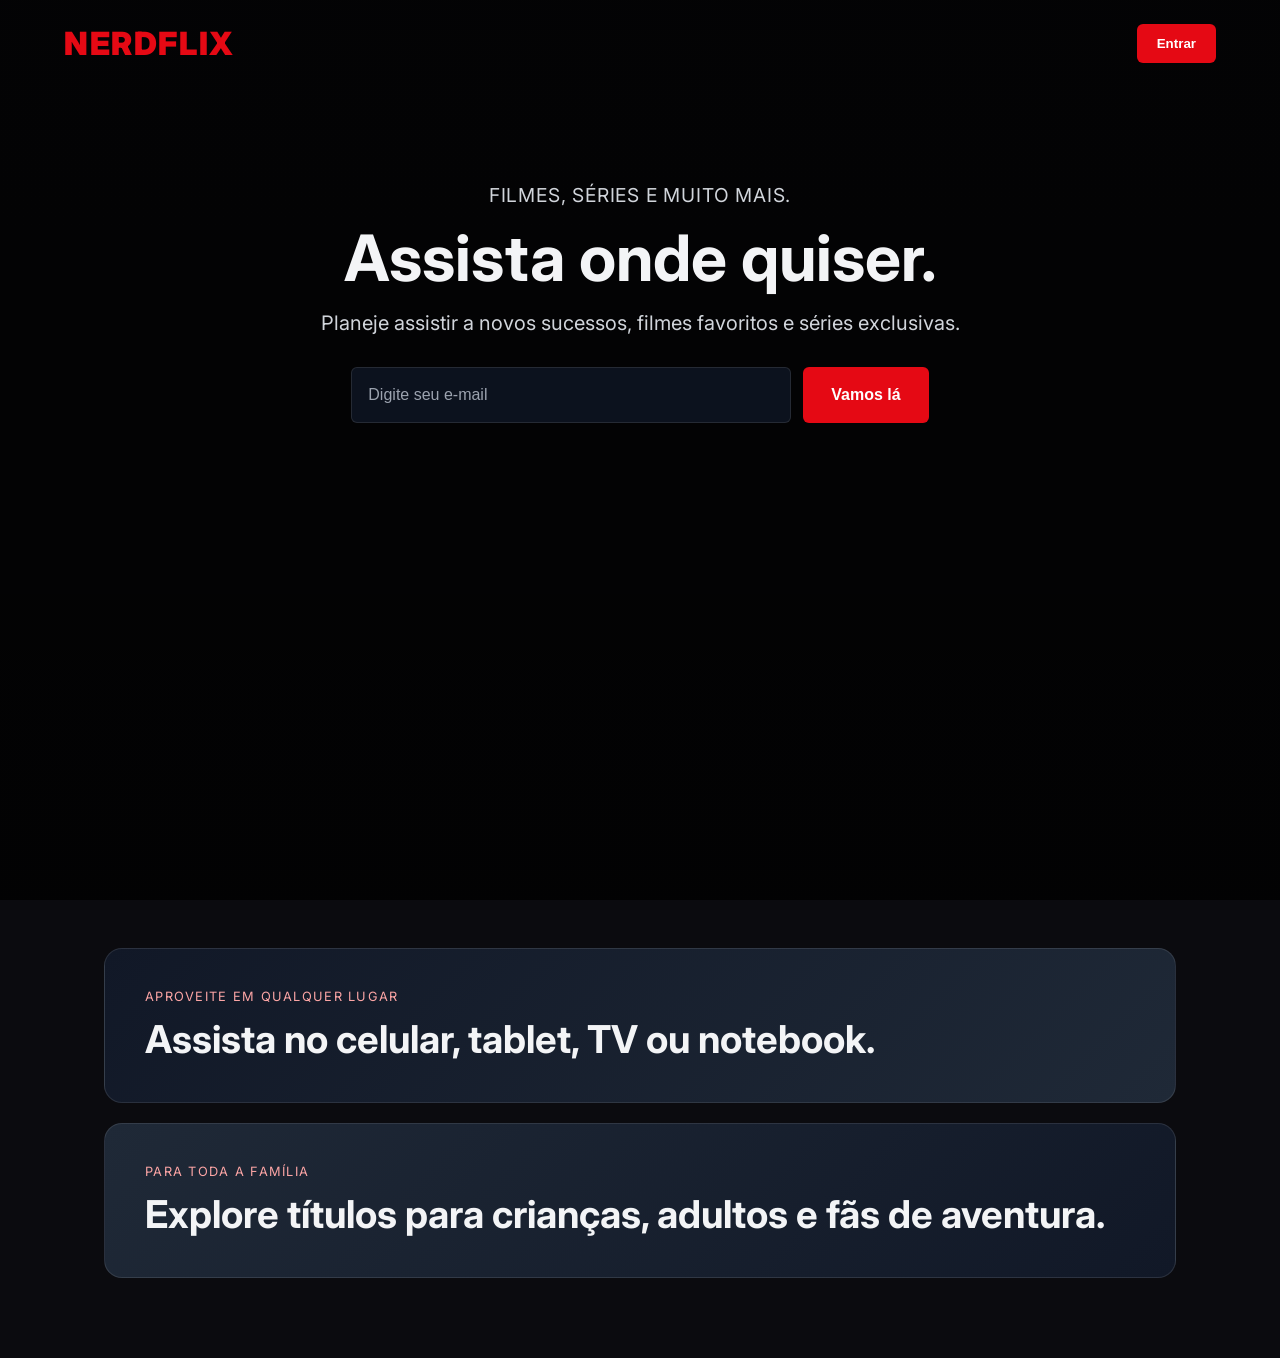
<file: index.html>
<!DOCTYPE html>
<html lang="pt-BR">
  <head>
    <meta charset="UTF-8" />
    <meta name="viewport" content="width=device-width, initial-scale=1.0" />
    <title>Nerdflix Clone</title>
    <link rel="preconnect" href="https://fonts.googleapis.com" />
    <link rel="preconnect" href="https://fonts.gstatic.com" crossorigin />
    <link href="https://fonts.googleapis.com/css2?family=Inter:wght@400;500;700;900&display=swap" rel="stylesheet" />
    <link rel="icon" type="image/x-icon" href="images/favicon.ico" />
    <link rel="stylesheet" href="styles.css" />
  </head>
  <body>
    <header class="hero">
      <nav class="navbar">
        <div class="logo">NERDFLIX</div>
        <div class="nav-actions">
          <button class="btn btn-primary">Entrar</button>
        </div>
      </nav>

      <div class="hero-content">
        <p class="eyebrow">Filmes, séries e muito mais.</p>
        <h1>Assista onde quiser.</h1>
        <p class="subtitle">
          Planeje assistir a novos sucessos, filmes favoritos e séries exclusivas.
        </p>

        <form class="signup" id="signupForm">
          <input
            type="email"
            id="emailInput"
            placeholder="Digite seu e-mail"
            aria-label="E-mail"
            autocomplete="off"
          />
          <button type="submit" class="btn btn-primary large">Vamos lá</button>
        </form>
      </div>
    </header>

    <main class="features">
      <section class="feature-card">
        <div>
          <p class="feature-label">Aproveite em qualquer lugar</p>
          <h2>Assista no celular, tablet, TV ou notebook.</h2>
        </div>
      </section>

      <section class="feature-card alt">
        <div>
          <p class="feature-label">Para toda a família</p>
          <h2>Explore títulos para crianças, adultos e fãs de aventura.</h2>
        </div>
      </section>
    </main>

    <script src="script.js"></script>
  </body>
</html>
</file>
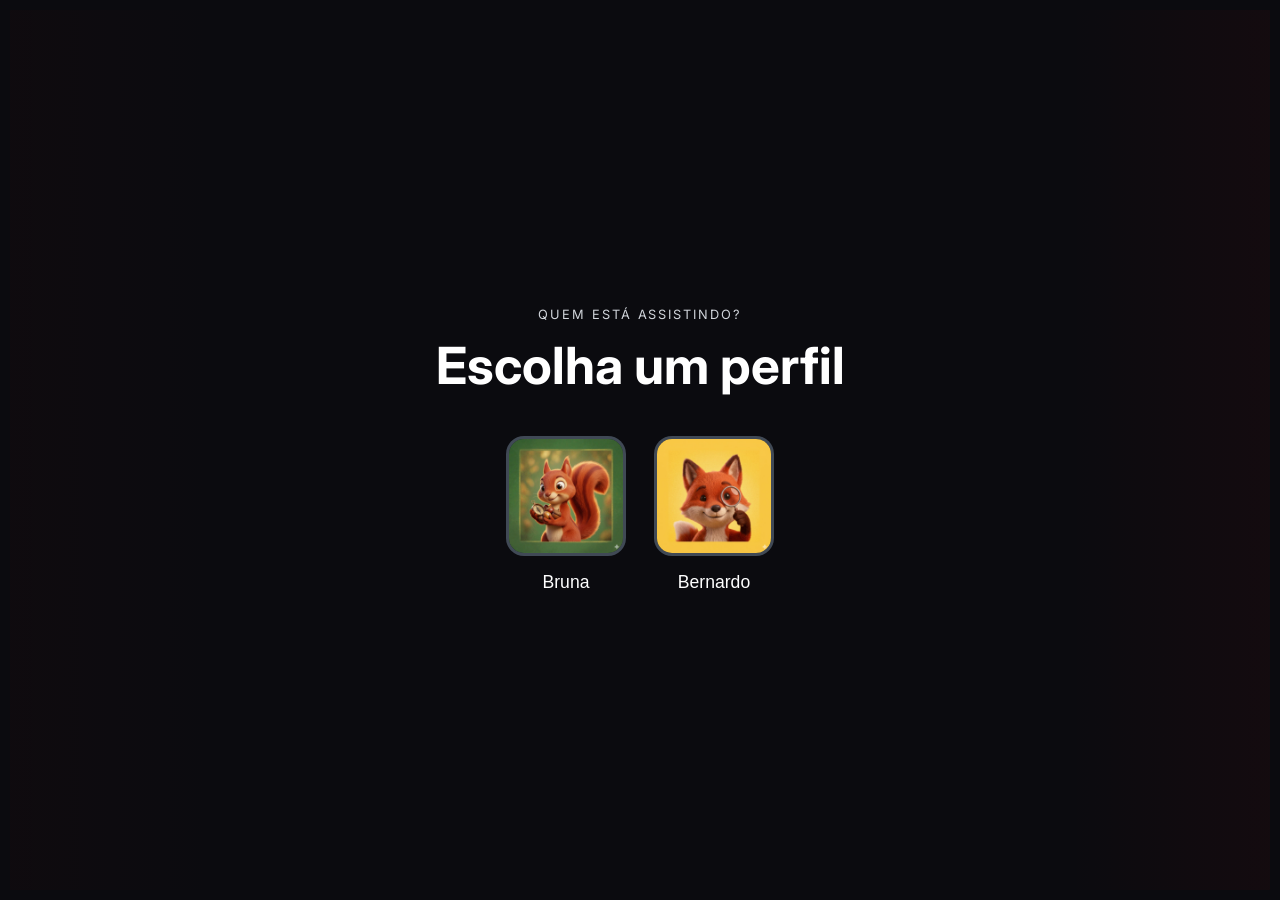
<file: profiles.html>
<!DOCTYPE html>
<html lang="pt-BR">
  <head>
    <meta charset="UTF-8" />
    <meta name="viewport" content="width=device-width, initial-scale=1.0" />
    <title>Perfis - Nerdflix</title>
    <link rel="preconnect" href="https://fonts.googleapis.com" />
    <link rel="preconnect" href="https://fonts.gstatic.com" crossorigin />
    <link href="https://fonts.googleapis.com/css2?family=Inter:wght@400;500;700;900&display=swap" rel="stylesheet" />
    <link rel="icon" type="image/x-icon" href="images/favicon.ico" />
    <link rel="stylesheet" href="styles.css" />
  </head>
  <body>
    <main class="profiles-page">
      <div class="profiles-container">
        <p class="profiles-label">Quem está assistindo?</p>
        <h1>Escolha um perfil</h1>

        <div class="profiles-grid">
          <button class="profile-card" data-name="Bruna">
            <img class="avatar profile-avatar" src="images/Perfil1.jpeg" alt="Bernardo" />
            <span>Bruna</span>
          </button>

          <button class="profile-card" data-name="Bernardo">
            <img class="avatar profile-avatar" src="images/Perfil2.jpeg" alt="Bruna" />
            <span>Bernardo</span>
          </button>
        </div>
      </div>
    </main>

    <script src="script.js"></script>
  </body>
</html>
</file>
<file: styles.css>
:root {
  --bg: #0b0b0f;
  --panel: #111827;
  --card: #1f2937;
  --text: #f3f4f6;
  --muted: #d1d5db;
  --primary: #e50914;
  --primary-dark: #b20710;
  --border: rgba(255, 255, 255, 0.1);
}

* {
  box-sizing: border-box;
  margin: 0;
  padding: 0;
}

body {
  font-family: 'Inter', sans-serif;
  background: var(--bg);
  color: var(--text);
}

.hero {
  min-height: 100vh;
  background: linear-gradient(rgba(0, 0, 0, 0.7), rgba(0, 0, 0, 0.8)),
    url('https://images.unsplash.com/photo-1489599849927-2ee91cede3ba?auto=format&fit=crop&w=1600&q=80') center/cover no-repeat;
  padding: 24px 5vw 80px;
}

.navbar {
  display: flex;
  justify-content: space-between;
  align-items: center;
  max-width: 1200px;
  margin: 0 auto;
}

.logo {
  color: var(--primary);
  font-size: 2rem;
  font-weight: 900;
  letter-spacing: 0.1rem;
}

.logo-link,
.profile-link {
  color: inherit;
  text-decoration: none;
}

.logo-link {
  color: var(--primary);
}

.nav-actions {
  display: flex;
  gap: 12px;
}

.btn {
  border: none;
  border-radius: 6px;
  padding: 12px 20px;
  font-weight: 600;
  cursor: pointer;
  transition: opacity 0.2s ease;
}

.btn:hover {
  opacity: 0.9;
}

.btn-primary {
  background: var(--primary);
  color: white;
}

.btn-primary:hover {
  background: var(--primary-dark);
}

.btn-secondary {
  background: rgba(17, 24, 39, 0.8);
  color: var(--text);
  border: 1px solid var(--border);
}

.hero-content {
  max-width: 760px;
  margin: 120px auto 0;
  text-align: center;
}

.eyebrow {
  font-size: 1.2rem;
  letter-spacing: 0.05rem;
  color: var(--muted);
  text-transform: uppercase;
}

.hero-content h1 {
  margin-top: 16px;
  font-size: clamp(2.5rem, 5vw, 5rem);
  line-height: 1.1;
}

.subtitle {
  margin-top: 18px;
  font-size: 1.25rem;
  color: var(--muted);
}

.signup {
  display: flex;
  justify-content: center;
  flex-wrap: wrap;
  gap: 12px;
  margin-top: 32px;
}

.signup input {
  flex: 1 1 320px;
  max-width: 440px;
  padding: 18px 16px;
  border: 1px solid var(--border);
  border-radius: 6px;
  font-size: 1rem;
  background: rgba(17, 24, 39, 0.75);
  color: var(--text);
}

.signup input::placeholder {
  color: #9ca3af;
}

.large {
  padding: 18px 28px;
  font-size: 1rem;
}

.profiles-page {
  position: relative;
  min-height: 100vh;
  display: grid;
  place-items: center;
  background: #0b0b0f;
  color: white;
  padding: 40px 20px;
}

.profiles-page::before {
  content: "";
  position: absolute;
  inset: 10px;
  border-radius: 1px;
  border: 0px solid rgba(255, 0, 13, 0.08);
  background: linear-gradient(
    90deg,
    rgba(91, 2, 6, 0.05),
    rgba(0, 0, 0, 0) 16%,
    rgba(0, 0, 0, 0) 84%,
    rgba(179, 8, 17, 0.05)
  );
  pointer-events: none;
  z-index: 0;
}

.profiles-container {
  text-align: center;
  max-width: 900px;
  width: 100%;
}

.profiles-label {
  color: #d1d5db;
  text-transform: uppercase;
  letter-spacing: 0.12rem;
  margin-bottom: 12px;
  font-size: 0.8rem;
}

.profiles-container h1 {
  font-size: clamp(2.1rem, 4vw, 3.5rem);
  margin-bottom: 40px;
}

.profiles-grid {
  display: flex;
  justify-content: center;
  flex-wrap: wrap;
  gap: 28px;
}

.profile-card {
  background: transparent;
  border: none;
  color: white;
  cursor: pointer;
  display: flex;
  flex-direction: column;
  align-items: center;
  gap: 16px;
  font-size: 1.1rem;
  transition: transform 0.2s ease, opacity 0.2s ease;
}

.profile-card:hover {
  transform: translateY(-4px);
  opacity: 0.9;
}

.avatar {
  width: 120px;
  height: 120px;
  border-radius: 18px;
  display: grid;
  place-items: center;
  font-size: 2.5rem;
  font-weight: 700;
  border: 3px solid rgba(255, 255, 255, 0.15);
  object-fit: cover;
  background: #1f2937;
  transition: box-shadow 0.2s ease, border-color 0.2s ease;
}

.profile-card:hover .avatar {
  border-color: rgba(179, 8, 17, 0.18);
  box-shadow: 0 0 0 1px rgba(179, 8, 17, 0.08), 0 0 12px rgba(179, 8, 17, 0.12);
}

.profile-avatar {
  display: block;
}

.features {
  max-width: 1200px;
  margin: 0 auto;
  padding: 48px 5vw 80px;
  display: grid;
  gap: 20px;
}

.feature-card {
  background: linear-gradient(135deg, #111827, #1f2937);
  border: 1px solid var(--border);
  border-radius: 18px;
  padding: clamp(24px, 4vw, 40px);
}

.feature-card.alt {
  background: linear-gradient(135deg, #1f2937, #111827);
}

.feature-label {
  text-transform: uppercase;
  letter-spacing: 0.08rem;
  color: #fca5a5;
  font-size: 0.8rem;
  margin-bottom: 12px;
}

.feature-card h2 {
  font-size: clamp(1.5rem, 3vw, 2.5rem);
  line-height: 1.2;
}

.home-body {
  background: #0b0b0f;
  color: white;
}

.home-header {
  min-height: 720px;
  background: linear-gradient(rgba(0, 0, 0, 0.2), rgba(0, 0, 0, 0.9)),
    url('images/capadark.jpg') center/cover no-repeat;
  padding: 24px 5vw 0;
}

.home-navbar {
  max-width: 1400px;
  margin: 0 auto;
  display: flex;
  align-items: center;
  justify-content: space-between;
  gap: 24px;
}

.nav-links {
  display: flex;
  align-items: center;
  gap: 20px;
  color: rgba(255, 255, 255, 0.8);
  font-size: 0.95rem;
}

.nav-profile {
  color: rgba(255, 255, 255, 0.8);
  font-size: 0.95rem;
}

.profile-link {
  color: rgba(255, 255, 255, 0.8);
}

.featured-show {
  max-width: 1400px;
  margin: 0 auto;
  min-height: 620px;
  display: flex;
  align-items: flex-end;
  padding: 80px 0 40px;
}

.featured-content {
  max-width: 520px;
}

.featured-tag {
  text-transform: uppercase;
  letter-spacing: 0.12rem;
  font-size: 0.8rem;
  color: #d1d5db;
  margin-bottom: 16px;
}

.featured-show h1 {
  font-size: clamp(3rem, 6vw, 6rem);
  line-height: 0.95;
  margin-bottom: 18px;
}

.featured-description {
  color: rgba(255, 255, 255, 0.8);
  font-size: 1.1rem;
  line-height: 1.6;
  margin-bottom: 24px;
}

.featured-actions {
  display: flex;
  gap: 12px;
  flex-wrap: wrap;
}

.home-main {
  max-width: 1400px;
  margin: 0 auto;
  padding: 0 5vw 80px;
}

.media-sections {
  display: grid;
  gap: 32px;
  margin-top: -40px;
}

.media-row {
  display: grid;
  gap: 18px;
}

.row-title {
  font-size: 1.4rem;
  font-weight: 700;
}

.media-list {
  display: grid;
  grid-template-columns: repeat(4, minmax(180px, 1fr));
  gap: 16px;
}

.media-card {
  position: relative;
  cursor: pointer;
  border-radius: 12px;
  overflow: hidden;
  background: #111827;
  transition: transform 0.25s ease, box-shadow 0.25s ease;
  border: 1px solid rgba(255, 255, 255, 0.06);
}

.media-card:hover {
  transform: scale(1.04);
  z-index: 2;
  box-shadow: 0 12px 24px rgba(0, 0, 0, 0.45);
}

.media-poster,
.media-trailer {
  display: block;
  width: 100%;
  height: 220px;
  object-fit: cover;
}

.media-poster {
  opacity: 1;
  transition: opacity 0.25s ease;
}

.media-trailer {
  position: absolute;
  inset: 0;
  opacity: 0;
  transition: opacity 0.25s ease;
  object-fit: cover;
}

.media-card:hover .media-poster {
  opacity: 0;
}

.media-card:hover .media-trailer {
  opacity: 1;
}

.media-progress {
  position: absolute;
  bottom: 0;
  left: 0;
  right: 0;
  height: 4px;
  background: rgba(255, 255, 255, 0.2);
  border-radius: 2px;
  overflow: hidden;
  z-index: 15;
}

.media-progress-bar {
  height: 100%;
  width: 0%;
  background: var(--primary);
  border-radius: 2px;
  transition: width 0.1s linear;
}

.media-info {
  position: absolute;
  left: 0;
  right: 0;
  bottom: 0;
  padding: 12px 10px;
  background: linear-gradient(transparent, rgba(0, 0, 0, 0.8));
  font-size: 0.95rem;
  z-index: 11;
}

@media (max-width: 640px) {
  .navbar {
    flex-direction: column;
    gap: 16px;
  }

  .hero-content {
    margin-top: 72px;
  }

  .signup {
    flex-direction: column;
  }

  .signup input,
  .signup button {
    width: 100%;
  }

  .home-navbar,
  .nav-links {
    flex-wrap: wrap;
    justify-content: center;
  }

  .media-list {
    grid-template-columns: repeat(2, minmax(140px, 1fr));
  }
}
</file>
